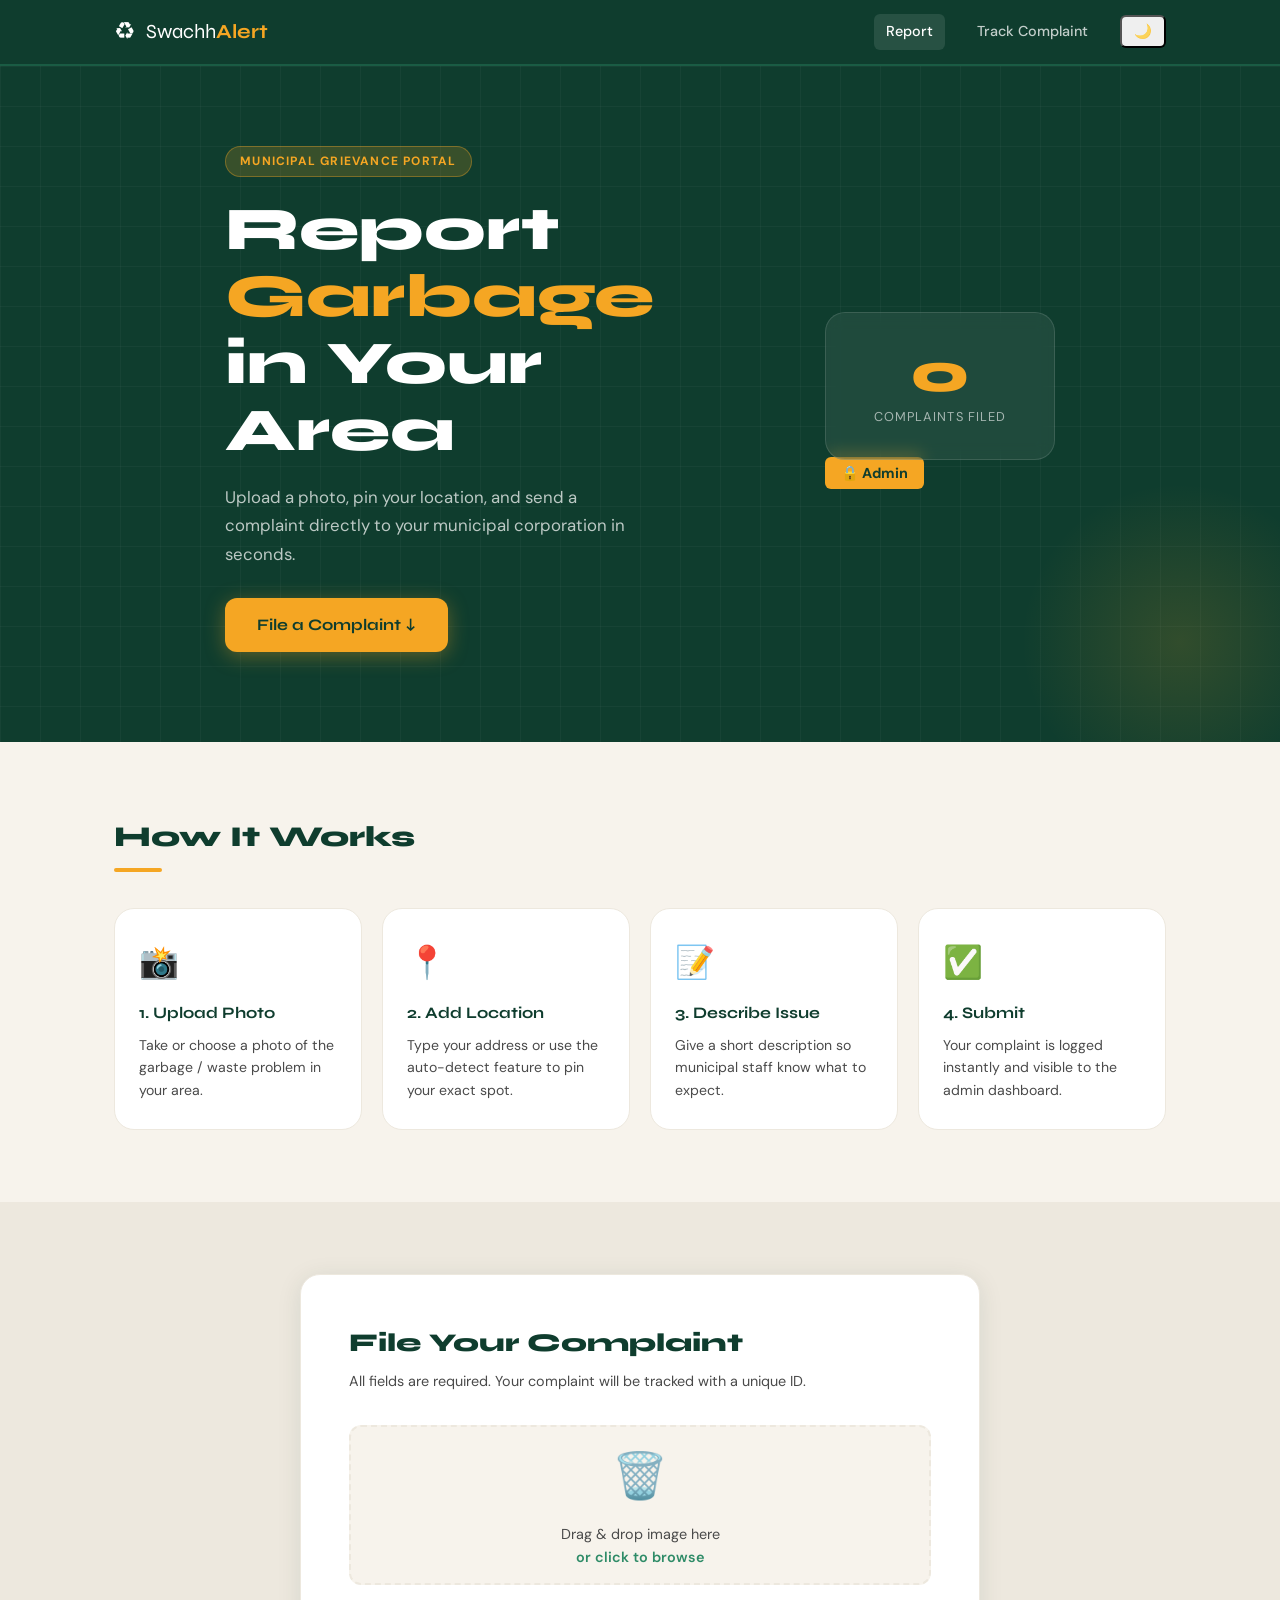
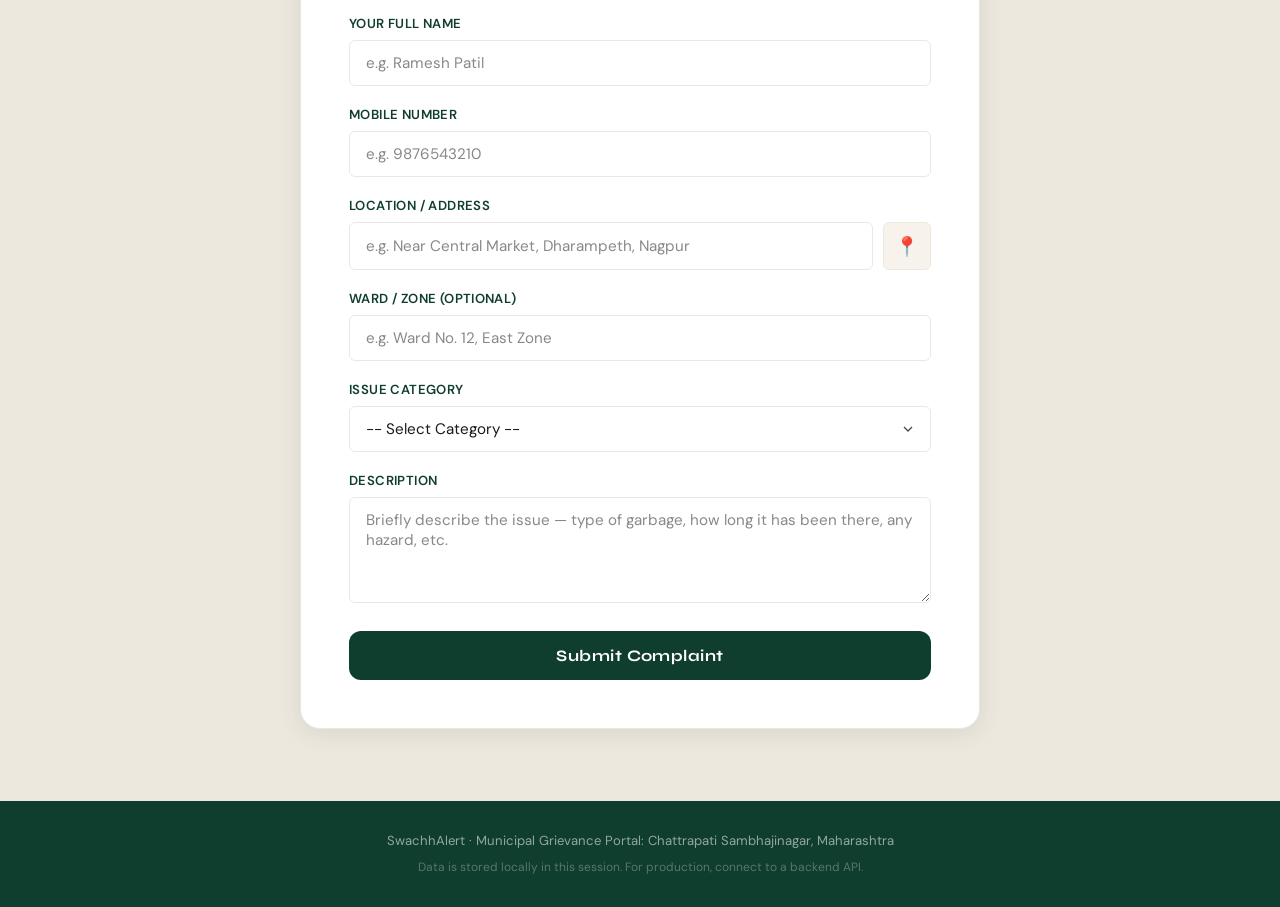
<file: index.html>
<!DOCTYPE html>
<html lang="en">
<head>
  <meta charset="UTF-8" />
  <meta name="viewport" content="width=device-width, initial-scale=1.0" />
  <title>SwachhAlert — Report Garbage</title>
  <link rel="stylesheet" href="styles.css" />
  <link rel="preconnect" href="https://fonts.googleapis.com" />
  <link href="https://fonts.googleapis.com/css2?family=Syne:wght@400;600;700;800&family=DM+Sans:ital,wght@0,300;0,400;0,500;1,300&display=swap" rel="stylesheet" />
</head>
<body>

  <!-- ── HEADER ── -->
  <header class="site-header">
    <div class="header-inner">
      <div class="logo">
        <span class="logo-icon">♻</span>
        <span class="logo-text">Swachh<strong>Alert</strong></span>
      </div>
     <nav class="header-nav">
     <a href="index.html" class="nav-link active">Report</a>
     <a href="track.html" class="nav-link">Track Complaint</a>
    
     <button id="themeToggle" class="nav-link dark-mode">
     🌙
     </button>

 
     </nav>
     </div>
      </header>

  <!-- ── HERO ── -->
  <section class="hero">
    <div class="hero-bg-grid"></div>
    <div class="hero-content">
      <div class="badge">Municipal Grievance Portal</div>
      <h1 class="hero-title">Report <em>Garbage</em><br/>in Your Area</h1>
      <p class="hero-sub">Upload a photo, pin your location, and send a complaint directly to your municipal corporation in seconds.</p>
      <a href="#report-form" class="cta-btn">File a Complaint ↓</a>
    </div>
    <div class="hero-visual">
      <div class="stat-card">
        <span class="stat-num" id="stat-count">0</span>
        <span class="stat-label">Complaints Filed</span>
      </div>
      <a href="admin.html" class="nav-link admin-link">
      🔒 Admin
     </a>
    </div>
  </section>

  <!-- ── HOW IT WORKS ── -->
  <section class="how-it-works">
    <h2 class="section-title">How It Works</h2>
    <div class="steps-grid">
      <div class="step-card">
        <div class="step-icon">📸</div>
        <h3>1. Upload Photo</h3>
        <p>Take or choose a photo of the garbage / waste problem in your area.</p>
      </div>
      <div class="step-card">
        <div class="step-icon">📍</div>
        <h3>2. Add Location</h3>
        <p>Type your address or use the auto-detect feature to pin your exact spot.</p>
      </div>
      <div class="step-card">
        <div class="step-icon">📝</div>
        <h3>3. Describe Issue</h3>
        <p>Give a short description so municipal staff know what to expect.</p>
      </div>
      <div class="step-card">
        <div class="step-icon">✅</div>
        <h3>4. Submit</h3>
        <p>Your complaint is logged instantly and visible to the admin dashboard.</p>
      </div>
    </div>
  </section>

  <!-- ── REPORT FORM ── -->
  <section class="form-section" id="report-form">
    <div class="form-wrapper">
      <div class="form-header">
        <h2>File Your Complaint</h2>
        <p>All fields are required. Your complaint will be tracked with a unique ID.</p>
      </div>

      <!-- Upload Zone -->
      <div class="upload-zone" id="uploadZone">
        <input type="file" id="imageInput" accept="image/*" hidden />
        <div class="upload-placeholder" id="uploadPlaceholder">
          <div class="upload-icon">🗑️</div>
          <p class="upload-text">Drag &amp; drop image here<br/><span>or click to browse</span></p>
        </div>
        <img id="imagePreview" class="image-preview hidden" alt="Preview" />
        <button class="remove-img hidden" id="removeImg" type="button">✕ Remove</button>
      </div>

      <!-- Form Fields -->
      <div class="field-grid">
        <div class="field-group full">
          <label for="fullName">Your Full Name</label>
          <input type="text" id="fullName" placeholder="e.g. Ramesh Patil" />
        </div>
        <div class="field-group full">
          <label for="phone">Mobile Number</label>
          <input type="tel" id="phone" placeholder="e.g. 9876543210" maxlength="10" />
        </div>
        <div class="field-group full location-field">
          <label for="location">Location / Address</label>
          <div class="location-row">
            <input type="text" id="location" placeholder="e.g. Near Central Market, Dharampeth, Nagpur" />
            <button type="button" class="geo-btn" id="geoBtn" title="Auto-detect location">
              <span id="geoBtnIcon">📍</span>
            </button>
          </div>
        </div>
        <div class="field-group full">
          <label for="ward">Ward / Zone (optional)</label>
          <input type="text" id="ward" placeholder="e.g. Ward No. 12, East Zone" />
        </div>
        <div class="field-group full">
          <label for="category">Issue Category</label>
          <select id="category">
            <option value="">-- Select Category --</option>
            <option value="Overflowing Dustbin">Overflowing Dustbin</option>
            <option value="Illegal Dumping">Illegal Dumping</option>
            <option value="Garbage Not Collected">Garbage Not Collected</option>
            <option value="Road / Street Littering">Road / Street Littering</option>
            <option value="Construction Waste">Construction Waste</option>
            <option value="Other">Other</option>
          </select>
        </div>
        <div class="field-group full">
          <label for="description">Description</label>
          <textarea id="description" rows="4" placeholder="Briefly describe the issue — type of garbage, how long it has been there, any hazard, etc."></textarea>
        </div>
      </div>

      <div class="form-footer">
        <button type="button" class="submit-btn" id="submitBtn">
          <span id="submitLabel">Submit Complaint</span>
          <span id="submitSpinner" class="spinner hidden"></span>
        </button>
      </div>

      <!-- Success Toast -->
      <div class="toast hidden" id="toast">
        <span class="toast-icon">🎉</span>
        <div>
          <strong>Complaint Submitted!</strong>
          <p id="toastId"></p>
        </div>
      </div>
    </div>
  </section>

  <!-- ── FOOTER ── -->
  <footer class="site-footer">
    <p>SwachhAlert · Municipal Grievance Portal: Chattrapati Sambhajinagar, Maharashtra</p>
    <p class="footer-note">Data is stored locally in this session. For production, connect to a backend API.</p>
  </footer>

  <script src="app.js"></script>
</body>
</html>
</file>
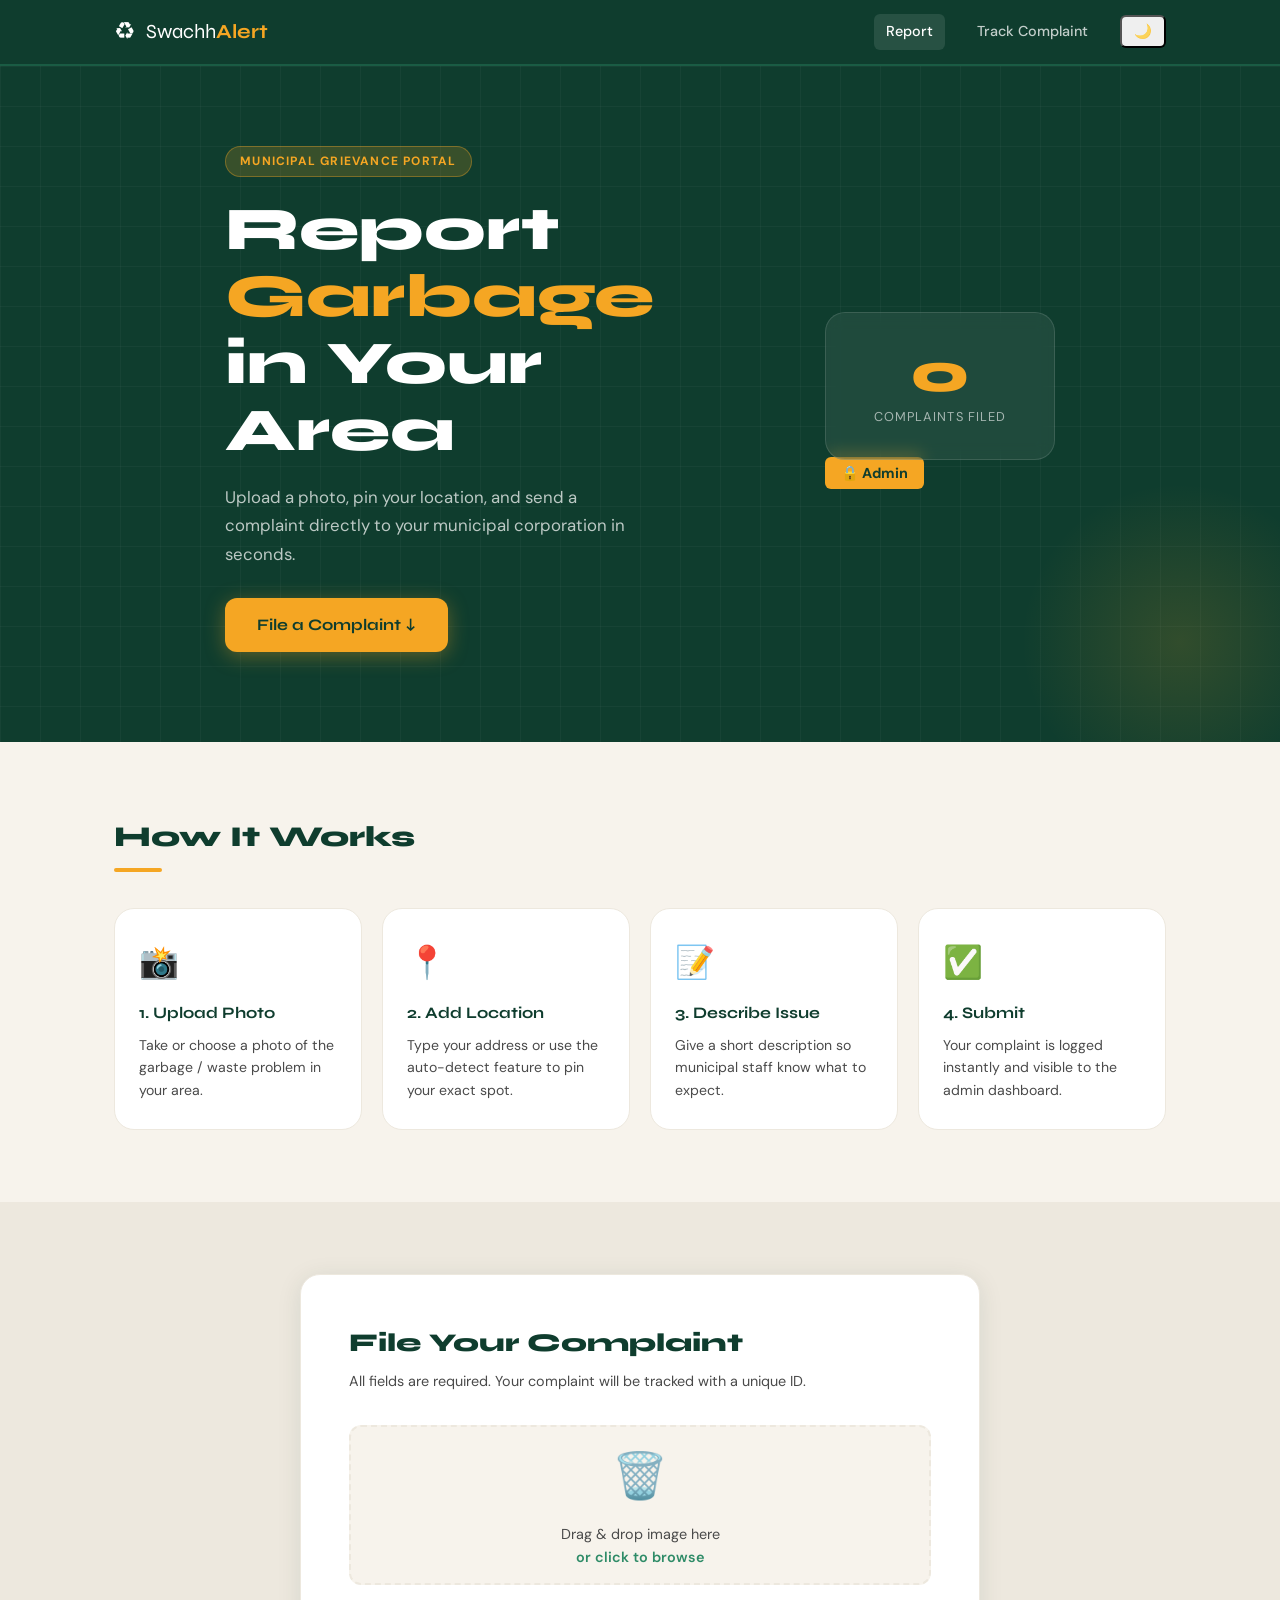
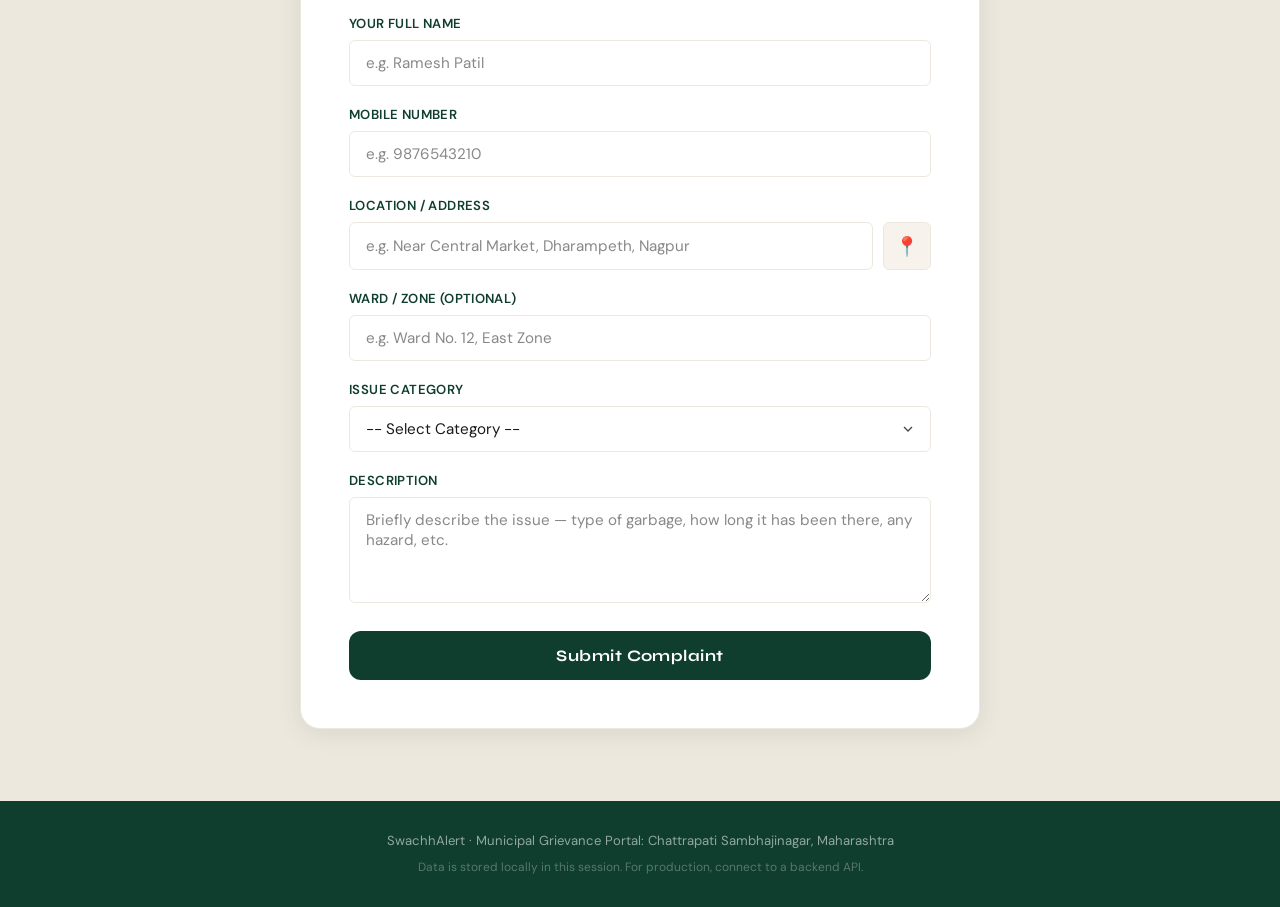
<file: admin.html>
<!DOCTYPE html>
<html lang="en">
<head>
  <meta charset="UTF-8">
  <meta name="viewport" content="width=device-width, initial-scale=1.0">
  <title>SwachhAlert Admin Panel</title>

  <link rel="stylesheet" href="styles.css">

  <link rel="preconnect" href="https://fonts.googleapis.com">
  <link href="https://fonts.googleapis.com/css2?family=Syne:wght@400;600;700;800&family=DM+Sans:wght@300;400;500&display=swap" rel="stylesheet">
</head>
<body style="display:none;">

  <!-- HEADER -->
  <header class="site-header">
    <div class="header-inner">
      <div class="logo">
        <span class="logo-icon">♻</span>
        <span class="logo-text">Swachh<strong>Alert</strong></span>
      </div>

      <nav class="header-nav">
        <a href="index.html" class="nav-link">Report</a>
        <a href="admin.html" class="nav-link active admin-link">Admin Panel</a>
        <button id="themeToggle" class="nav-link dark-mode">
     🌙
     </button>
      </nav>
    </div>
  </header>

  <!-- ADMIN HERO -->
  <section class="admin-hero">
    <div class="admin-hero-inner">

      <div>
        <h1>Complaint <span>Dashboard</span></h1>
        <p>Manage and monitor all garbage complaints submitted by citizens.</p>
      </div>

      <div class="admin-stats">
        <div class="astat">
          <span class="astat-num" id="adminTotal">0</span>
          <span class="astat-label">Total</span>
        </div>

        <div class="astat">
          <span class="astat-num" id="adminPending">0</span>
          <span class="astat-label">Pending</span>
        </div>

        <div class="astat">
          <span class="astat-num" id="adminReview">0</span>
          <span class="astat-label">Reviewing</span>
        </div>

        <div class="astat">
          <span class="astat-num" id="adminResolved">0</span>
          <span class="astat-label">Resolved</span>
        </div>
      </div>

    </div>
  </section>

  <!-- TOOLBAR -->
  <section class="admin-toolbar">

    <input
      type="text"
      id="adminSearch"
      class="search-box"
      placeholder="Search by name, location, category, ID..."
    >

    <div class="filter-row">
      <button class="filter-btn active" data-filter="All">All</button>
      <button class="filter-btn" data-filter="Pending">Pending</button>
      <button class="filter-btn" data-filter="Reviewing">Reviewing</button>
      <button class="filter-btn" data-filter="Resolved">Resolved</button>
    </div>

    <div class="filter-row">
      <button class="filter-btn" id="refreshBtn">↻ Refresh</button>
      <button class="clear-btn" id="clearAllBtn">Clear All</button>
    </div>

  </section>

  <!-- COMPLAINTS -->
  <section class="complaints-section">
    <div id="complaintsGrid" class="complaints-grid">

      <div class="empty-state">
        <span class="empty-icon">🗑️</span>
        <p>No complaints available yet.</p>
      </div>

    </div>
  </section>

  <!-- FOOTER -->
  <footer class="site-footer">
    <p>SwachhAlert · Municipal Grievance Portal · Admin Dashboard</p>
    <p class="footer-note">
      Complaint data is loaded from localStorage.
    </p>
  </footer>

  <script src="app.js"></script>
  <script>
const password = prompt("SwachhAlert2026");

if (password === "SwachhAlert2026") {
    document.body.style.display = "block";
} else {
    alert("Access Denied!");
    window.location.href = "index.html";
}
</script>

</body>
</html>
</file>
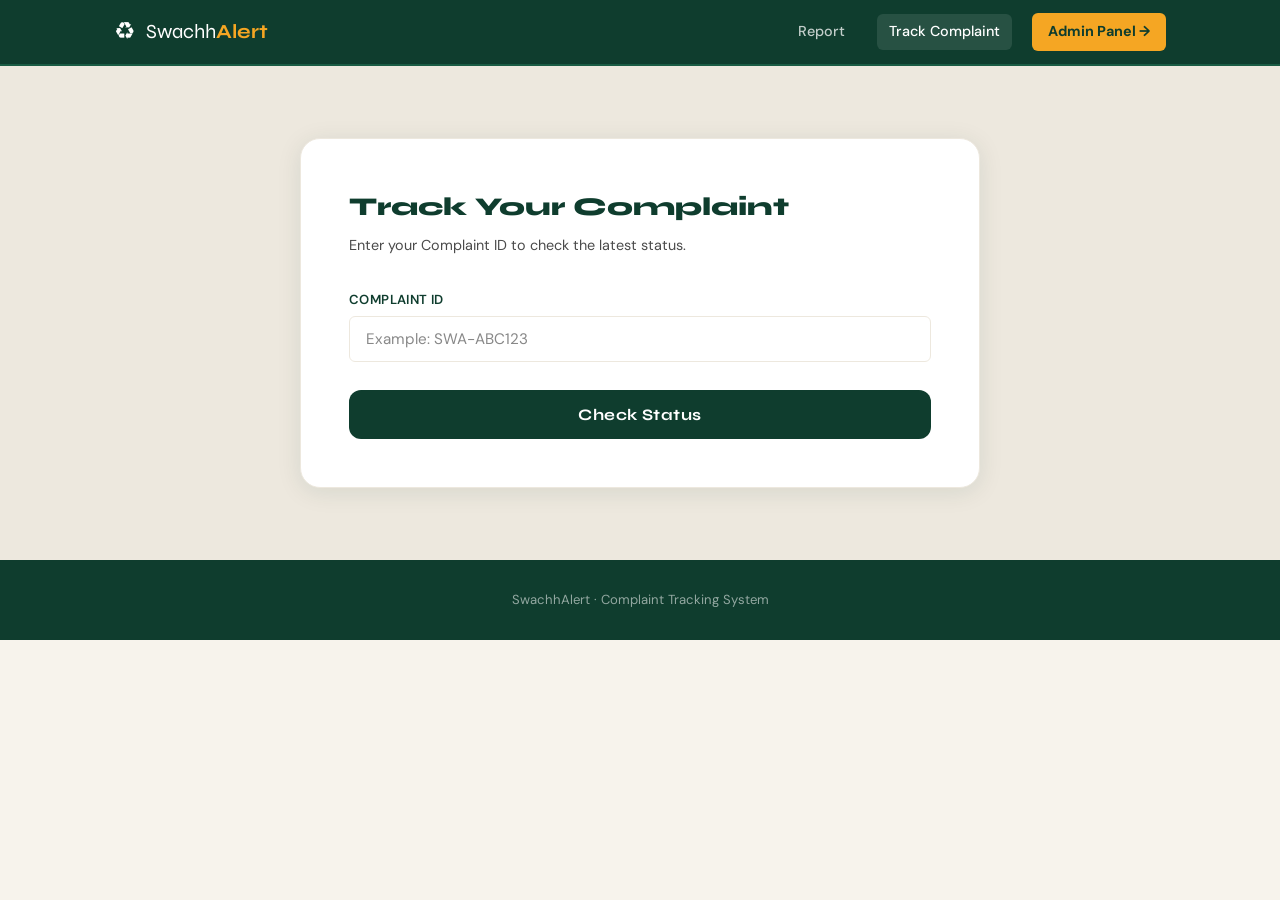
<file: track.html>
<!DOCTYPE html>
<html lang="en">
<head>
  <meta charset="UTF-8">
  <meta name="viewport" content="width=device-width, initial-scale=1.0">
  <title>Track Complaint - SwachhAlert</title>

  <link rel="stylesheet" href="styles.css">

  <link rel="preconnect" href="https://fonts.googleapis.com">
  <link href="https://fonts.googleapis.com/css2?family=Syne:wght@400;600;700;800&family=DM+Sans:wght@300;400;500&display=swap" rel="stylesheet">
</head>
<body>

  <!-- HEADER -->
  <header class="site-header">
    <div class="header-inner">
      <div class="logo">
        <span class="logo-icon">♻</span>
        <span class="logo-text">Swachh<strong>Alert</strong></span>
      </div>

      <nav class="header-nav">
        <a href="index.html" class="nav-link">Report</a>
        <a href="track.html" class="nav-link active">Track Complaint</a>
        <a href="admin.html" class="nav-link admin-link">Admin Panel →</a>
      </nav>
    </div>
  </header>

  <!-- TRACK SECTION -->
  <section class="form-section">
    <div class="form-wrapper">

      <div class="form-header">
        <h2>Track Your Complaint</h2>
        <p>Enter your Complaint ID to check the latest status.</p>
      </div>

      <div class="field-group">
        <label>Complaint ID</label>
        <input
          type="text"
          id="trackId"
          placeholder="Example: SWA-ABC123"
        >
      </div>

      <div class="form-footer">
        <button class="submit-btn" id="trackBtn">
          Check Status
        </button>
      </div>

      <div id="resultBox" class="toast hidden" style="margin-top:20px;">
        <div>
          <strong id="statusTitle"></strong>
          <p id="statusDetails"></p>
        </div>
      </div>

    </div>
  </section>

  <!-- FOOTER -->
  <footer class="site-footer">
    <p>SwachhAlert · Complaint Tracking System</p>
  </footer>

  <script>
    const STORAGE_KEY = "swachhalert_complaints";

    document.getElementById("trackBtn").addEventListener("click", () => {

      const complaintId = document
        .getElementById("trackId")
        .value
        .trim()
        .toUpperCase();

      const resultBox = document.getElementById("resultBox");
      const title = document.getElementById("statusTitle");
      const details = document.getElementById("statusDetails");

      const complaints =
        JSON.parse(localStorage.getItem(STORAGE_KEY)) || [];

      const complaint = complaints.find(
        c => c.id.toUpperCase() === complaintId
      );

      resultBox.classList.remove("hidden");

      if (!complaint) {
        title.textContent = "❌ Complaint Not Found";
        details.textContent =
          "Please check your Complaint ID and try again.";
        return;
      }

      title.textContent = `✅ Status: ${complaint.status}`;

      details.innerHTML = `
        <strong>ID:</strong> ${complaint.id}<br>
        <strong>Name:</strong> ${complaint.name}<br>
        <strong>Category:</strong> ${complaint.category}<br>
        <strong>Location:</strong> ${complaint.location}<br>
        <strong>Date:</strong> ${new Date(
          complaint.timestamp
        ).toLocaleString()}
      `;
    });
  </script>

</body>
</html>
</file>
<file: styles.css>
/* ═══════════════════════════════════════════════
   SwachhAlert — styles.css
   Theme: Clean civic utility × earthy urgency
   Palette: Deep forest green + warm amber + off-white
═══════════════════════════════════════════════ */

/* ── Reset & Base ── */
*, *::before, *::after { box-sizing: border-box; margin: 0; padding: 0; }

:root {
  --green-dark:  #0f3d2e;
  --green-mid:   #1a5c44;
  --green-light: #2e8b67;
  --amber:       #f5a623;
  --amber-light: #ffc85a;
  --cream:       #f7f3ec;
  --cream-dark:  #ede8de;
  --text-dark:   #1a1a1a;
  --text-mid:    #4a4a4a;
  --text-light:  #888;
  --white:       #ffffff;
  --danger:      #d94040;
  --radius-sm:   6px;
  --radius-md:   12px;
  --radius-lg:   20px;
  --shadow-soft: 0 4px 24px rgba(15,61,46,.10);
  --shadow-card: 0 2px 14px rgba(15,61,46,.08);
  --transition:  .22s cubic-bezier(.4,0,.2,1);
  --font-display: 'Syne', sans-serif;
  --font-body:    'DM Sans', sans-serif;
}

html { scroll-behavior: smooth; }

body {
  font-family: var(--font-body);
  background: var(--cream);
  color: var(--text-dark);
  line-height: 1.6;
  overflow-x: hidden;
}

/* ── Header ── */
.site-header {
  position: sticky;
  top: 0;
  z-index: 100;
  background: var(--green-dark);
  backdrop-filter: blur(12px);
  border-bottom: 2px solid var(--green-mid);
}
.header-inner {
  max-width: 1100px;
  margin: 0 auto;
  padding: 0 24px;
  height: 64px;
  display: flex;
  align-items: center;
  justify-content: space-between;
}
.logo {
  display: flex;
  align-items: center;
  gap: 10px;
  font-family: var(--font-display);
  font-size: 1.25rem;
  color: var(--white);
  text-decoration: none;
}
.logo-icon { font-size: 1.5rem; }
.logo-text strong { color: var(--amber); }
.header-nav { display: flex; gap: 20px; align-items: center; }
.nav-link {
  color: rgba(255,255,255,.75);
  text-decoration: none;
  font-size: .9rem;
  font-weight: 500;
  padding: 6px 12px;
  border-radius: var(--radius-sm);
  transition: var(--transition);
}
.nav-link:hover, .nav-link.active { color: var(--white); background: rgba(255,255,255,.1); }
.admin-link {
  background: var(--amber);
  color: var(--green-dark) !important;
  font-weight: 700;
  padding: 7px 16px;
}
.admin-link:hover { background: var(--amber-light); }

/* ── Hero ── */
.hero {
  position: relative;
  background: var(--green-dark);
  color: var(--white);
  padding: 80px 24px 90px;
  overflow: hidden;
  display: flex;
  align-items: center;
  justify-content: center;
  gap: 60px;
  flex-wrap: wrap;
}
.hero-bg-grid {
  position: absolute;
  inset: 0;
  background-image:
    linear-gradient(rgba(255,255,255,.03) 1px, transparent 1px),
    linear-gradient(90deg, rgba(255,255,255,.03) 1px, transparent 1px);
  background-size: 40px 40px;
  pointer-events: none;
}
.hero::after {
  content: '';
  position: absolute;
  bottom: -60px; right: -60px;
  width: 320px; height: 320px;
  border-radius: 50%;
  background: radial-gradient(circle, rgba(245,166,35,.15), transparent 70%);
  pointer-events: none;
}
.hero-content { position: relative; max-width: 540px; }
.badge {
  display: inline-block;
  background: rgba(245,166,35,.18);
  color: var(--amber);
  border: 1px solid rgba(245,166,35,.35);
  font-size: .75rem;
  font-weight: 700;
  letter-spacing: .1em;
  text-transform: uppercase;
  padding: 5px 14px;
  border-radius: 100px;
  margin-bottom: 20px;
}
.hero-title {
  font-family: var(--font-display);
  font-size: clamp(2.4rem, 5vw, 3.8rem);
  font-weight: 800;
  line-height: 1.1;
  margin-bottom: 18px;
}
.hero-title em {
  font-style: normal;
  color: var(--amber);
  position: relative;
}
.hero-sub {
  color: rgba(255,255,255,.72);
  font-size: 1.05rem;
  max-width: 420px;
  margin-bottom: 30px;
  line-height: 1.7;
}
.cta-btn {
  display: inline-block;
  background: var(--amber);
  color: var(--green-dark);
  font-family: var(--font-display);
  font-weight: 700;
  font-size: 1rem;
  padding: 14px 32px;
  border-radius: var(--radius-md);
  text-decoration: none;
  transition: var(--transition);
  box-shadow: 0 4px 20px rgba(245,166,35,.35);
}
.cta-btn:hover {
  background: var(--amber-light);
  transform: translateY(-2px);
  box-shadow: 0 8px 28px rgba(245,166,35,.45);
}
.hero-visual { position: relative; z-index: 1; }
.stat-card {
  background: rgba(255,255,255,.07);
  border: 1px solid rgba(255,255,255,.12);
  backdrop-filter: blur(8px);
  border-radius: var(--radius-lg);
  padding: 32px 48px;
  text-align: center;
  min-width: 180px;
}
.stat-num {
  display: block;
  font-family: var(--font-display);
  font-size: 3.5rem;
  font-weight: 800;
  color: var(--amber);
  line-height: 1;
}
.stat-label {
  display: block;
  font-size: .8rem;
  letter-spacing: .08em;
  text-transform: uppercase;
  color: rgba(255,255,255,.6);
  margin-top: 6px;
}

/* ── How It Works ── */
.how-it-works {
  max-width: 1100px;
  margin: 0 auto;
  padding: 72px 24px;
}
.section-title {
  font-family: var(--font-display);
  font-size: 1.8rem;
  font-weight: 800;
  color: var(--green-dark);
  margin-bottom: 36px;
  position: relative;
  display: inline-block;
}
.section-title::after {
  content: '';
  display: block;
  width: 48px; height: 4px;
  background: var(--amber);
  border-radius: 2px;
  margin-top: 8px;
}
.steps-grid {
  display: grid;
  grid-template-columns: repeat(auto-fit, minmax(220px, 1fr));
  gap: 20px;
}
.step-card {
  background: var(--white);
  border: 1px solid var(--cream-dark);
  border-radius: var(--radius-lg);
  padding: 28px 24px;
  transition: var(--transition);
  position: relative;
  overflow: hidden;
}
.step-card::before {
  content: '';
  position: absolute;
  top: 0; left: 0; right: 0;
  height: 3px;
  background: linear-gradient(90deg, var(--green-light), var(--amber));
  transform: scaleX(0);
  transform-origin: left;
  transition: var(--transition);
}
.step-card:hover { box-shadow: var(--shadow-soft); transform: translateY(-3px); }
.step-card:hover::before { transform: scaleX(1); }
.step-icon { font-size: 2rem; margin-bottom: 12px; display: block; }
.step-card h3 {
  font-family: var(--font-display);
  font-size: 1rem;
  font-weight: 700;
  color: var(--green-dark);
  margin-bottom: 8px;
}
.step-card p { font-size: .88rem; color: var(--text-mid); line-height: 1.6; }

/* ── Form Section ── */
.form-section {
  background: var(--cream-dark);
  padding: 72px 24px;
}
.form-wrapper {
  background: var(--white);
  border-radius: var(--radius-lg);
  box-shadow: var(--shadow-soft);
  max-width: 680px;
  margin: 0 auto;
  padding: 48px;
  border: 1px solid var(--cream-dark);
}
.form-header { margin-bottom: 32px; }
.form-header h2 {
  font-family: var(--font-display);
  font-size: 1.6rem;
  font-weight: 800;
  color: var(--green-dark);
  margin-bottom: 6px;
}
.form-header p { color: var(--text-mid); font-size: .9rem; }

/* Upload Zone */
.upload-zone {
  border: 2px dashed var(--cream-dark);
  border-radius: var(--radius-md);
  background: var(--cream);
  min-height: 160px;
  display: flex;
  align-items: center;
  justify-content: center;
  flex-direction: column;
  position: relative;
  cursor: pointer;
  transition: var(--transition);
  margin-bottom: 28px;
  overflow: hidden;
}
.upload-zone:hover, .upload-zone.dragover {
  border-color: var(--green-light);
  background: rgba(46,139,103,.05);
}
.upload-placeholder { text-align: center; pointer-events: none; }
.upload-icon { font-size: 2.8rem; margin-bottom: 10px; display: block; }
.upload-text { color: var(--text-mid); font-size: .9rem; line-height: 1.6; }
.upload-text span { color: var(--green-light); font-weight: 600; }
.image-preview {
  width: 100%; max-height: 280px;
  object-fit: cover;
  border-radius: calc(var(--radius-md) - 2px);
  display: block;
}
.remove-img {
  position: absolute;
  top: 10px; right: 10px;
  background: rgba(0,0,0,.55);
  color: #fff;
  border: none;
  border-radius: var(--radius-sm);
  padding: 4px 10px;
  font-size: .8rem;
  cursor: pointer;
  transition: var(--transition);
}
.remove-img:hover { background: var(--danger); }

/* Fields */
.field-grid { display: grid; gap: 18px; }
.field-group { display: flex; flex-direction: column; gap: 6px; }
.field-group.full { grid-column: 1 / -1; }
label {
  font-size: .82rem;
  font-weight: 600;
  letter-spacing: .03em;
  color: var(--green-dark);
  text-transform: uppercase;
}
input, select, textarea {
  width: 100%;
  padding: 12px 16px;
  border: 1.5px solid var(--cream-dark);
  border-radius: var(--radius-sm);
  font-family: var(--font-body);
  font-size: .95rem;
  color: var(--text-dark);
  background: var(--white);
  transition: var(--transition);
  outline: none;
  appearance: none;
}
input:focus, select:focus, textarea:focus {
  border-color: var(--green-light);
  box-shadow: 0 0 0 3px rgba(46,139,103,.12);
}
input::placeholder, textarea::placeholder { color: var(--text-light); }
textarea { resize: vertical; min-height: 96px; }
select {
  background-image: url("data:image/svg+xml,%3Csvg xmlns='http://www.w3.org/2000/svg' width='16' height='16' viewBox='0 0 24 24' fill='none' stroke='%234a4a4a' stroke-width='2'%3E%3Cpolyline points='6 9 12 15 18 9'/%3E%3C/svg%3E");
  background-repeat: no-repeat;
  background-position: right 14px center;
  padding-right: 40px;
  cursor: pointer;
}

/* Location row */
.location-row { display: flex; gap: 10px; }
.location-row input { flex: 1; }
.geo-btn {
  flex-shrink: 0;
  width: 48px; height: 48px;
  border: 1.5px solid var(--cream-dark);
  border-radius: var(--radius-sm);
  background: var(--cream);
  font-size: 1.2rem;
  cursor: pointer;
  transition: var(--transition);
  display: flex;
  align-items: center;
  justify-content: center;
}
.geo-btn:hover { background: var(--green-dark); border-color: var(--green-dark); }

/* Submit */
.form-footer { margin-top: 28px; }
.submit-btn {
  width: 100%;
  padding: 15px;
  background: var(--green-dark);
  color: var(--white);
  font-family: var(--font-display);
  font-size: 1rem;
  font-weight: 700;
  border: none;
  border-radius: var(--radius-md);
  cursor: pointer;
  transition: var(--transition);
  display: flex;
  align-items: center;
  justify-content: center;
  gap: 10px;
  letter-spacing: .03em;
}
.submit-btn:hover { background: var(--green-mid); transform: translateY(-1px); box-shadow: 0 6px 20px rgba(15,61,46,.25); }
.submit-btn:active { transform: translateY(0); }
.spinner {
  width: 18px; height: 18px;
  border: 2px solid rgba(255,255,255,.3);
  border-top-color: #fff;
  border-radius: 50%;
  animation: spin .7s linear infinite;
}
@keyframes spin { to { transform: rotate(360deg); } }

/* Toast */
.toast {
  display: flex;
  align-items: flex-start;
  gap: 14px;
  margin-top: 20px;
  padding: 18px 20px;
  background: #e8f5ef;
  border: 1.5px solid #a3d9bc;
  border-radius: var(--radius-md);
  animation: slideIn .3s ease;
}
@keyframes slideIn { from { opacity:0; transform:translateY(8px); } to { opacity:1; transform:translateY(0); } }
.toast-icon { font-size: 1.4rem; flex-shrink: 0; }
.toast strong { display: block; color: var(--green-dark); font-family: var(--font-display); margin-bottom: 2px; }
.toast p { font-size: .82rem; color: var(--text-mid); }

/* ── Footer ── */
.site-footer {
  background: var(--green-dark);
  color: rgba(255,255,255,.55);
  text-align: center;
  padding: 28px 24px;
  font-size: .82rem;
  line-height: 1.8;
}
.footer-note { font-size: .75rem; color: rgba(255,255,255,.3); margin-top: 4px; }

/* ── Admin Styles (used in admin.html) ── */

/* Admin header / hero */
.admin-hero {
  background: var(--green-dark);
  color: var(--white);
  padding: 48px 24px 40px;
  border-bottom: 3px solid var(--amber);
}
.admin-hero-inner {
  max-width: 1200px;
  margin: 0 auto;
  display: flex;
  align-items: center;
  justify-content: space-between;
  flex-wrap: wrap;
  gap: 16px;
}
.admin-hero h1 {
  font-family: var(--font-display);
  font-size: 2rem;
  font-weight: 800;
}
.admin-hero h1 span { color: var(--amber); }
.admin-hero p { color: rgba(255,255,255,.65); font-size: .9rem; margin-top: 4px; }
.admin-stats {
  display: flex;
  gap: 12px;
  flex-wrap: wrap;
}
.astat {
  background: rgba(255,255,255,.08);
  border: 1px solid rgba(255,255,255,.12);
  border-radius: var(--radius-md);
  padding: 14px 22px;
  text-align: center;
  min-width: 110px;
}
.astat-num {
  display: block;
  font-family: var(--font-display);
  font-size: 1.7rem;
  font-weight: 800;
  color: var(--amber);
  line-height: 1;
}
.astat-label { font-size: .7rem; text-transform: uppercase; letter-spacing: .07em; color: rgba(255,255,255,.55); margin-top: 4px; display: block; }

/* Admin toolbar */
.admin-toolbar {
  max-width: 1200px;
  margin: 28px auto 0;
  padding: 0 24px;
  display: flex;
  gap: 12px;
  flex-wrap: wrap;
  align-items: center;
  justify-content: space-between;
}
.search-box {
  flex: 1;
  min-width: 200px;
  max-width: 340px;
  padding: 10px 16px;
  border: 1.5px solid var(--cream-dark);
  border-radius: var(--radius-sm);
  font-family: var(--font-body);
  font-size: .9rem;
  outline: none;
  transition: var(--transition);
}
.search-box:focus { border-color: var(--green-light); box-shadow: 0 0 0 3px rgba(46,139,103,.12); }
.filter-row { display: flex; gap: 8px; flex-wrap: wrap; }
.filter-btn {
  padding: 8px 16px;
  border: 1.5px solid var(--cream-dark);
  border-radius: 100px;
  background: var(--white);
  font-family: var(--font-body);
  font-size: .82rem;
  font-weight: 500;
  cursor: pointer;
  transition: var(--transition);
  color: var(--text-mid);
}
.filter-btn:hover, .filter-btn.active {
  background: var(--green-dark);
  border-color: var(--green-dark);
  color: var(--white);
}
.clear-btn {
  padding: 8px 18px;
  background: var(--danger);
  color: var(--white);
  border: none;
  border-radius: var(--radius-sm);
  font-family: var(--font-display);
  font-size: .82rem;
  font-weight: 700;
  cursor: pointer;
  transition: var(--transition);
}
.clear-btn:hover { opacity: .85; }

/* Complaints grid */
.complaints-section {
  max-width: 1200px;
  margin: 28px auto 60px;
  padding: 0 24px;
}
.complaints-grid {
  display: grid;
  grid-template-columns: repeat(auto-fill, minmax(320px, 1fr));
  gap: 20px;
}
.complaint-card {
  background: var(--white);
  border: 1px solid var(--cream-dark);
  border-radius: var(--radius-lg);
  overflow: hidden;
  box-shadow: var(--shadow-card);
  transition: var(--transition);
  display: flex;
  flex-direction: column;
}
.complaint-card:hover { box-shadow: var(--shadow-soft); transform: translateY(-2px); }
.complaint-img {
  width: 100%; height: 180px;
  object-fit: cover;
  display: block;
  background: var(--cream-dark);
}
.complaint-img-placeholder {
  width: 100%; height: 180px;
  background: var(--cream-dark);
  display: flex;
  align-items: center;
  justify-content: center;
  font-size: 3rem;
  color: var(--text-light);
}
.complaint-body { padding: 18px 20px; flex: 1; display: flex; flex-direction: column; gap: 8px; }
.complaint-id {
  font-size: .72rem;
  font-weight: 700;
  letter-spacing: .08em;
  text-transform: uppercase;
  color: var(--text-light);
}
.complaint-category {
  display: inline-block;
  background: rgba(46,139,103,.12);
  color: var(--green-mid);
  font-size: .75rem;
  font-weight: 700;
  padding: 3px 10px;
  border-radius: 100px;
  width: fit-content;
}
.complaint-name { font-family: var(--font-display); font-weight: 700; font-size: 1rem; color: var(--green-dark); }
.complaint-location { font-size: .83rem; color: var(--text-mid); }
.complaint-location::before { content: '📍 '; }
.complaint-desc { font-size: .85rem; color: var(--text-mid); line-height: 1.55; flex: 1; }
.complaint-meta { display: flex; align-items: center; justify-content: space-between; margin-top: 6px; padding-top: 10px; border-top: 1px solid var(--cream-dark); }
.complaint-date { font-size: .75rem; color: var(--text-light); }
.status-badge {
  font-size: .72rem;
  font-weight: 700;
  padding: 4px 12px;
  border-radius: 100px;
  text-transform: uppercase;
  letter-spacing: .05em;
  cursor: pointer;
  border: none;
  transition: var(--transition);
}
.status-pending { background: #fff3cd; color: #856404; }
.status-reviewing { background: #cfe2ff; color: #084298; }
.status-resolved { background: #d1e7dd; color: #0a3622; }

/* Empty State */
.empty-state {
  text-align: center;
  padding: 64px 24px;
  color: var(--text-light);
}
.empty-state .empty-icon { font-size: 4rem; margin-bottom: 16px; display: block; }
.empty-state p { font-size: 1rem; color: var(--text-mid); }

/* Modal */
.modal-overlay {
  position: fixed; inset: 0;
  background: rgba(0,0,0,.55);
  display: flex;
  align-items: center;
  justify-content: center;
  z-index: 999;
  padding: 16px;
  animation: fadeIn .2s ease;
}
@keyframes fadeIn { from { opacity:0; } to { opacity:1; } }
.modal {
  background: var(--white);
  border-radius: var(--radius-lg);
  max-width: 560px;
  width: 100%;
  max-height: 90vh;
  overflow-y: auto;
  box-shadow: 0 20px 60px rgba(0,0,0,.3);
  animation: slideUp .3s ease;
}
@keyframes slideUp { from { transform: translateY(20px); opacity:0; } to { transform: translateY(0); opacity:1; } }
.modal-img { width: 100%; max-height: 240px; object-fit: cover; border-radius: var(--radius-lg) var(--radius-lg) 0 0; }
.modal-body { padding: 28px; }
.modal-body h2 { font-family: var(--font-display); font-size: 1.3rem; color: var(--green-dark); margin-bottom: 14px; }
.modal-row { display: flex; gap: 8px; margin-bottom: 8px; font-size: .9rem; }
.modal-row strong { min-width: 110px; color: var(--text-mid); font-weight: 600; }
.modal-close {
  position: sticky;
  bottom: 0;
  width: 100%;
  padding: 14px;
  background: var(--green-dark);
  color: var(--white);
  font-family: var(--font-display);
  font-weight: 700;
  border: none;
  border-radius: 0 0 var(--radius-lg) var(--radius-lg);
  cursor: pointer;
  font-size: .95rem;
  transition: var(--transition);
}
.modal-close:hover { background: var(--green-mid); }

/* ── Utilities ── */
.hidden { display: none !important; }

/* ── Responsive ── */
@media (max-width: 640px) {
  .hero { padding: 48px 20px 60px; flex-direction: column; text-align: center; }
  .hero-sub { margin: 0 auto 24px; }
  .form-wrapper { padding: 28px 18px; }
  .admin-hero-inner { flex-direction: column; }
  .admin-toolbar { flex-direction: column; align-items: stretch; }
  .search-box { max-width: 100%; }
}
  /* Dark Mode */

body.dark-mode {
  background: #121212;
  color: #ffffff;
}

body.dark-mode .form-wrapper,
body.dark-mode .step-card,
body.dark-mode .complaint-card {
  background: #1e1e1e;
  color: #ffffff;
  border-color: #333;
}

body.dark-mode input,
body.dark-mode textarea,
body.dark-mode select {
  background: #2a2a2a;
  color: white;
  border-color: #444;
}

body.dark-mode .form-section {
  background: #181818;
}

body.dark-mode .site-footer {
  background: #000;
}

body.dark-mode .upload-zone {
  background: #222;
  border-color: #444;
}

body.dark-mode .section-title,
body.dark-mode .form-header h2,
body.dark-mode label {
  color: white;
}
/* Existing CSS */

/* Existing CSS */

/* Existing CSS */


/* =========================
   3D EFFECTS
========================= */

.step-card,
.form-wrapper,
.stat-card {
  transition: transform 0.3s ease, box-shadow 0.3s ease;
  transform-style: preserve-3d;
}

.step-card:hover,
.form-wrapper:hover,
.stat-card:hover {
  transform: translateY(-10px) rotateX(5deg);
  box-shadow: 0 20px 40px rgba(0,0,0,0.25);
}

.hero-visual {
  animation: float 4s ease-in-out infinite;
}

@keyframes float {
  0% { transform: translateY(0px); }
  50% { transform: translateY(-15px); }
  100% { transform: translateY(0px); }
}
</file>
